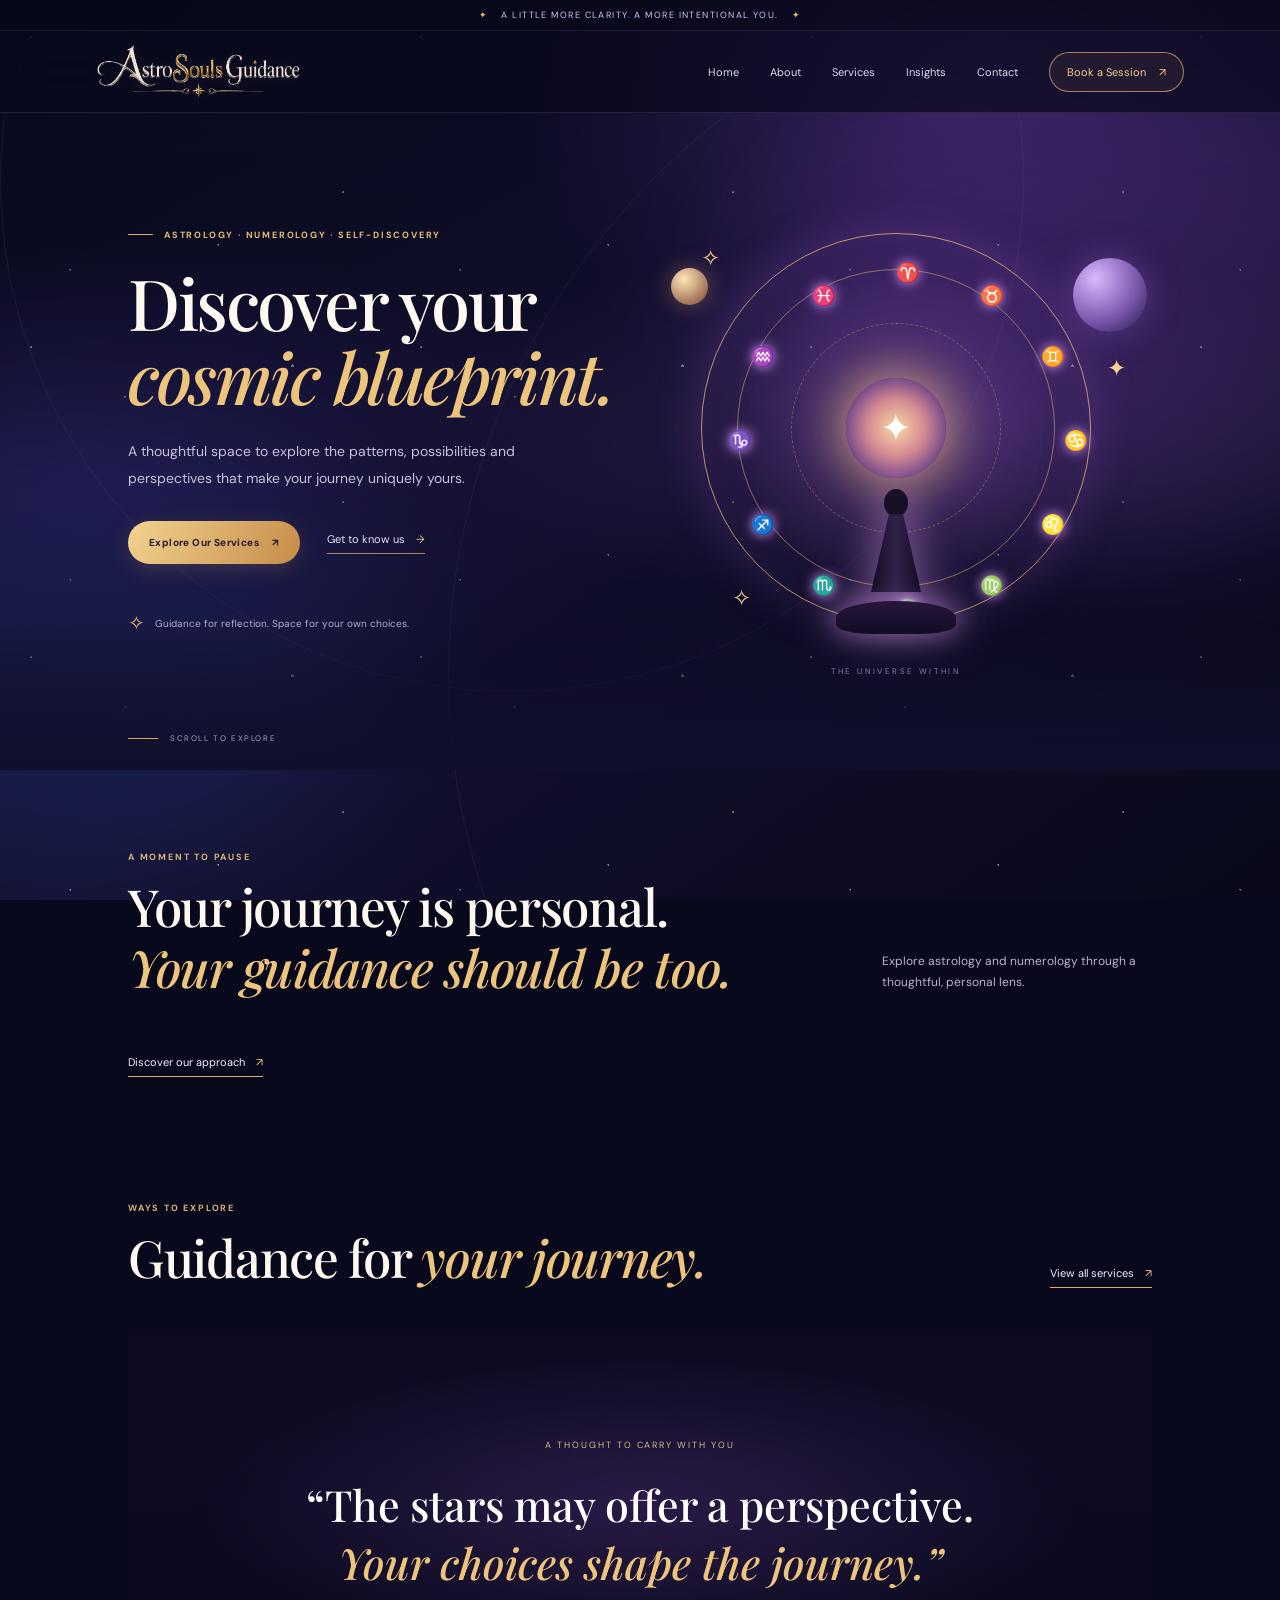
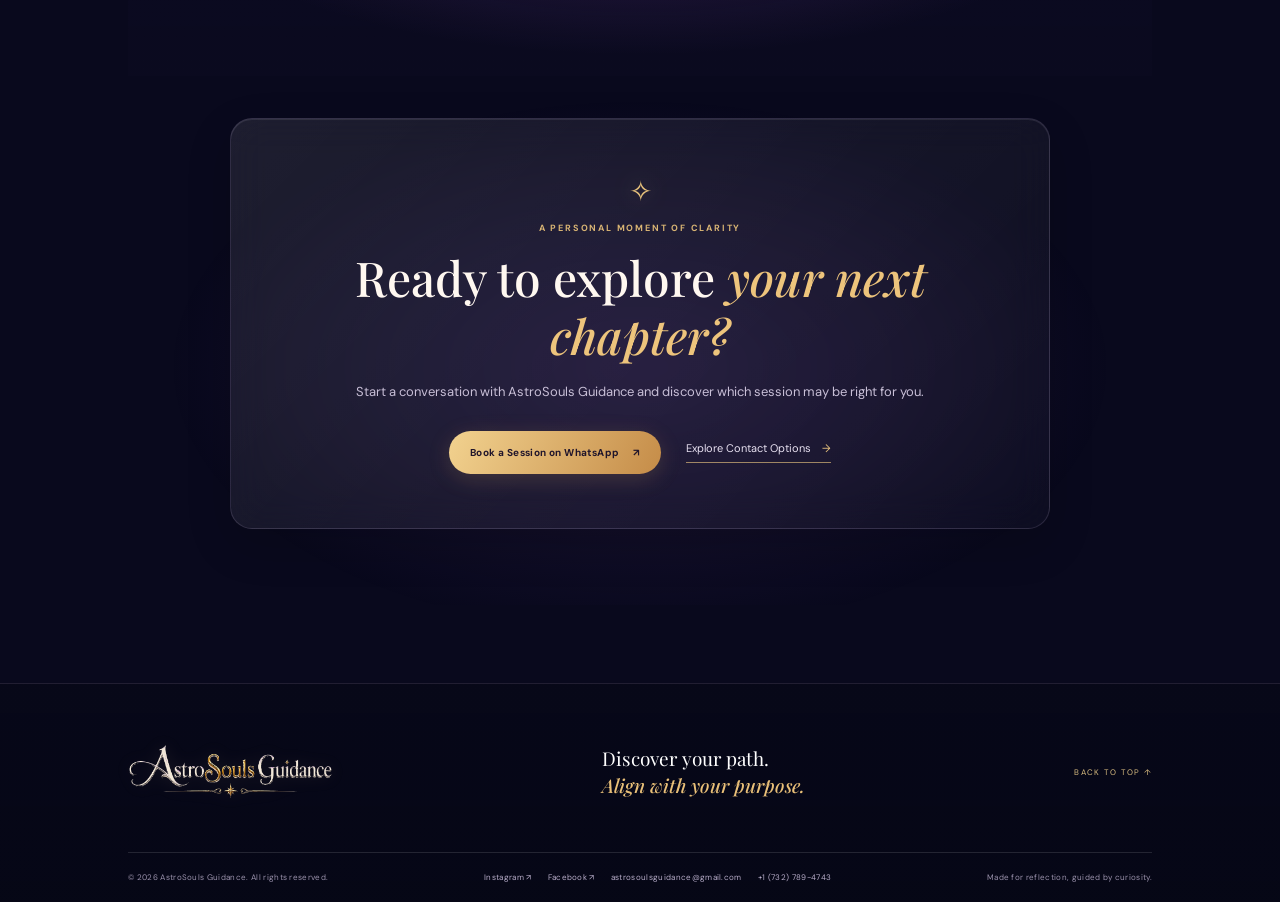
<file: index.html>
<!DOCTYPE html>
<html lang="en">

<head>
  <meta charset="UTF-8">
  <meta name="viewport" content="width=device-width, initial-scale=1.0">
  <meta name="theme-color" content="#09091d">
  <meta name="description" content="Explore astrology and numerology with AstroSouls Guidance.">
  <title>Discover Your Cosmic Blueprint | AstroSouls Guidance</title>
  <link rel="preconnect" href="https://fonts.googleapis.com">
  <link rel="preconnect" href="https://fonts.gstatic.com" crossorigin>
  <link
    href="https://fonts.googleapis.com/css2?family=DM+Sans:wght@400;500;600;700&family=Playfair+Display:ital,wght@0,500;0,600;0,700;1,500;1,600&display=swap"
    rel="stylesheet">
  <link rel="stylesheet" href="styles.css">
</head>

<body>
  <div class="cosmos-bg" aria-hidden="true">
    <div class="nebula nebula-one"></div>
    <div class="nebula nebula-two"></div>
    <div class="star-layer"></div>
    <div class="bg-orbit bg-orbit-one"></div>
    <div class="bg-orbit bg-orbit-two"></div>
    <div class="ambient-particles"><i></i><i></i><i></i><i></i><i></i><i></i><i></i><i></i><i></i><i></i><i></i><i></i>
    </div>
  </div>
  <div class="announcement"><span>✦</span> A little more clarity. A more intentional you. <span>✦</span></div>
  <header class="site-header" id="top"><a class="brand" href="index.html" aria-label="AstroSouls Guidance home"><img
        src="assets/astrosouls-logo-header.png" alt="AstroSouls Guidance logo"></a><button class="menu-toggle"
      aria-label="Open navigation" aria-expanded="false"><span></span><span></span></button>
    <nav class="main-nav" aria-label="Main navigation"><a href="index.html" class="active">Home</a><a href="about.html"
        class="">About</a><a href="services.html" class="">Services</a><a href="insights.html" class="">Insights</a><a
        href="contact.html" class="">Contact</a><a class="nav-cta" href="contact.html#contact">Book a Session
        <span>↗</span></a></nav>
  </header>
  <main>
    <section class="hero" id="home">
      <div class="hero-copy reveal">
        <p class="eyebrow"><span></span> ASTROLOGY · NUMEROLOGY · SELF-DISCOVERY</p>
        <h1>Discover your<br><em>cosmic blueprint.</em></h1>
        <p class="hero-description">A thoughtful space to explore the patterns, possibilities and perspectives that make
          your journey uniquely yours.</p>
        <div class="hero-actions"><a class="button button-gold" href="#services">Explore Our Services <b>↗</b></a><a
            class="text-link" href="#about">Get to know us <span>→</span></a></div>
        <div class="hero-note"><span>✧</span> Guidance for reflection. Space for your own choices.</div>
      </div>
      <div class="hero-visual reveal" aria-label="Decorative celestial zodiac illustration">
        <div class="hero-halo"></div>
        <div class="hero-planet planet-large"></div>
        <div class="hero-planet planet-small"></div>
        <div class="zodiac-wheel">
          <div class="wheel-inner">
            <span>♈</span><span>♉</span><span>♊</span><span>♋</span><span>♌</span><span>♍</span><span>♎</span><span>♏</span><span>♐</span><span>♑</span><span>♒</span><span>♓</span>
          </div>
          <div class="wheel-core">✦</div>
        </div>
        <div class="meditating-silhouette">
          <div class="figure-head"></div>
          <div class="figure-body"></div>
          <div class="figure-base"></div>
        </div>
        <span class="visual-star visual-star-one">✧</span><span class="visual-star visual-star-two">✦</span><span
          class="visual-star visual-star-three">✧</span>
        <div class="visual-caption">THE UNIVERSE WITHIN</div>
      </div>
      <a class="scroll-cue" href="#about"><span></span> SCROLL TO EXPLORE</a>
    </section>
    <section class="home-welcome section-wrap">
      <div class="section-heading reveal">
        <div>
          <p class="section-kicker">A MOMENT TO PAUSE</p>
          <h2>Your journey is personal.<br><em>Your guidance should be too.</em></h2>
        </div>
        <p>Explore astrology and numerology through a thoughtful, personal lens.</p>
      </div><a class="underlined-link" href="about.html">Discover our approach <span>↗</span></a>
    </section>
    <section class="home-services section-wrap">
      <div class="section-heading reveal">
        <div>
          <p class="section-kicker">WAYS TO EXPLORE</p>
          <h2>Guidance for <em>your journey.</em></h2>
        </div><a class="underlined-link" href="services.html">View all services <span>↗</span></a>
      </div>
      <!-- <div class="home-service-links"><a class="glass-panel" href="services.html"><span>☼</span><strong>Birth Chart
            Reading</strong><i>↗</i></a><a class="glass-panel" href="services.html"><span>✧</span><strong>Numerology
            Insights</strong><i>↗</i></a><a class="glass-panel" href="services.html"><span>☾</span><strong>Personal
            Guidance</strong><i>↗</i></a></div>
    </section> -->
    <section class="quote-band home-quote">
      <p class="quote-label">A THOUGHT TO CARRY WITH YOU</p>
      <h2>“The stars may offer a perspective.<br><em>Your choices shape the journey.”</em></h2>
    </section>
    <section class="booking-cta section-wrap" id="book-session">
      <div class="booking-cta-inner glass-panel reveal">
        <div class="booking-ornament" aria-hidden="true">✧</div>
        <p class="section-kicker">A PERSONAL MOMENT OF CLARITY</p>
        <h2>Ready to explore <em>your next chapter?</em></h2>
        <p>Start a conversation with AstroSouls Guidance and discover which session may be right for you.</p>
        <div class="booking-actions">
          <a class="button button-gold"
            href="https://wa.me/17327894743?text=Hello%20AstroSouls%20Guidance%2C%20I%27d%20like%20to%20book%20a%20session."
            target="_blank" rel="noopener noreferrer">Book a Session on WhatsApp <b>↗</b></a>
          <a class="text-link" href="contact.html#contact">Explore Contact Options <span>→</span></a>
        </div>
      </div>
    </section>
  </main>
  <footer class="site-footer">
    <div class="footer-top"><a class="footer-brand" href="index.html"><img src="assets/astrosouls-logo-header.png"
          alt="AstroSouls Guidance"></a>
      <p>Discover your path.<br><em>Align with your purpose.</em></p><a class="back-top" href="#top">BACK TO TOP ↑</a>
    </div>
    <div class="footer-bottom"><span>© <span id="year"></span> AstroSouls Guidance. All rights reserved.</span>
      <div class="footer-socials"><a href="https://www.instagram.com/astrosoulsguidance/" target="_blank"
          rel="noopener noreferrer">Instagram ↗</a><a
          href="https://www.facebook.com/p/AstroSouls-Guidance-61570780328437/" target="_blank"
          rel="noopener noreferrer">Facebook ↗</a><a
          href="mailto:astrosoulsguidance@gmail.com">astrosoulsguidance@gmail.com</a><a href="tel:+17327894743">+1 (732)
          789-4743</a></div><span>Made for reflection, guided by curiosity.</span>
    </div>
  </footer>
  <script src="script.js"></script>
</body>

</html>
</file>
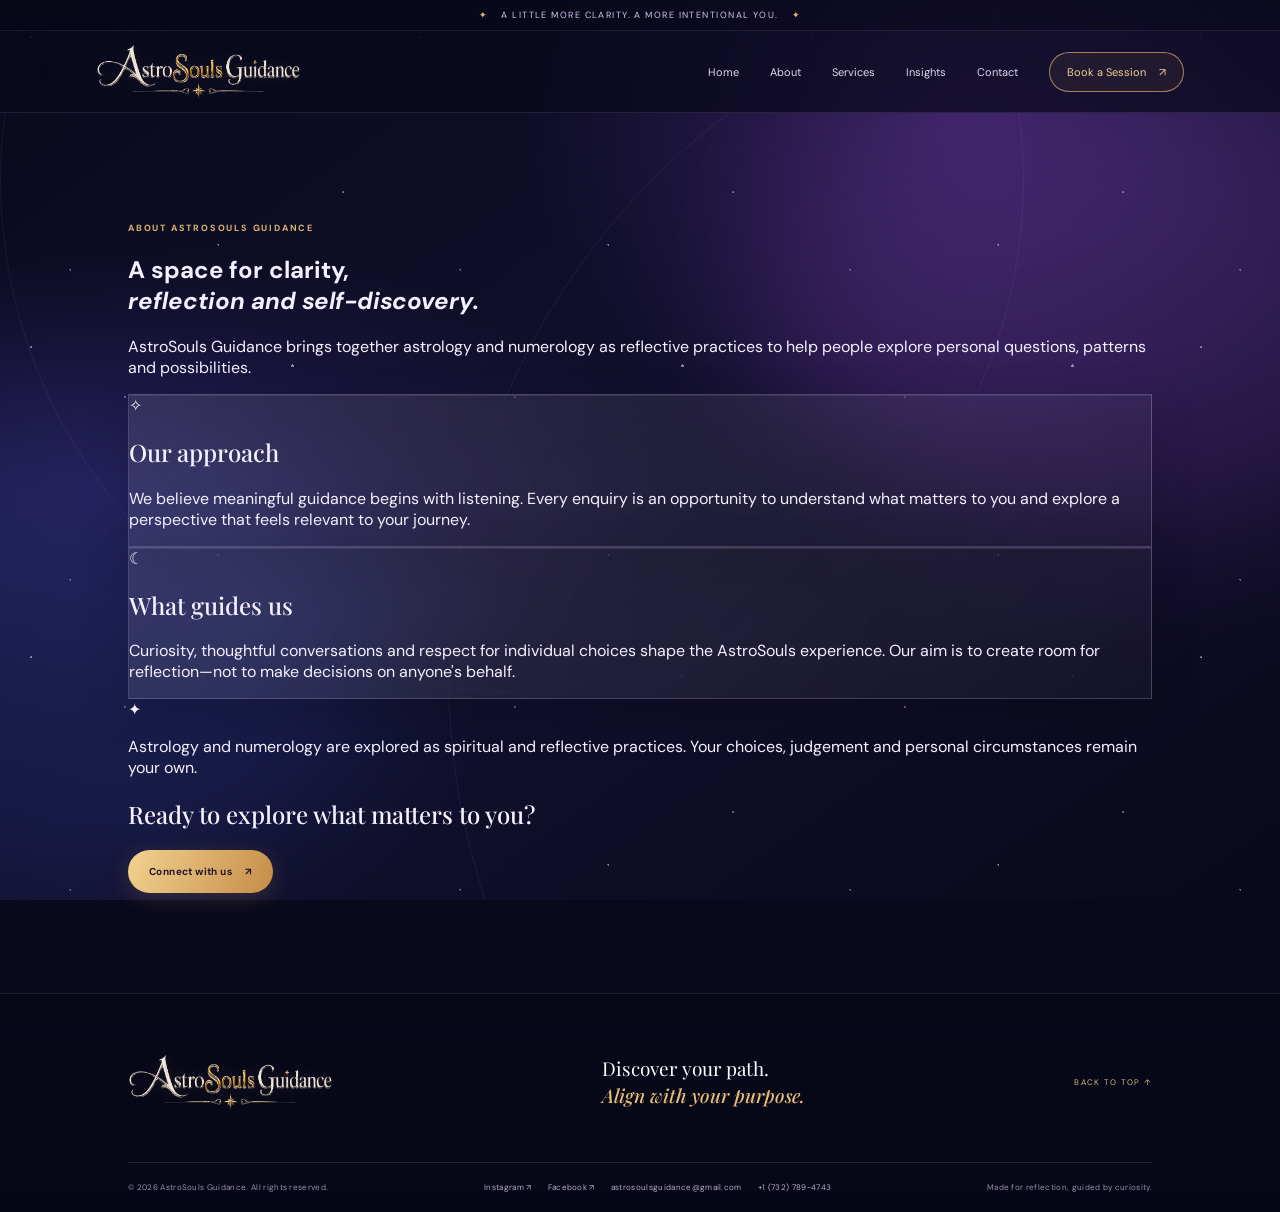
<file: about.html>
<!DOCTYPE html><html lang="en"><head><meta charset="UTF-8"><meta name="viewport" content="width=device-width, initial-scale=1.0"><meta name="theme-color" content="#09091d"><meta name="description" content="Learn about the thoughtful approach of AstroSouls Guidance."><title>About AstroSouls Guidance | AstroSouls Guidance</title><link rel="preconnect" href="https://fonts.googleapis.com"><link rel="preconnect" href="https://fonts.gstatic.com" crossorigin><link href="https://fonts.googleapis.com/css2?family=DM+Sans:wght@400;500;600;700&family=Playfair+Display:ital,wght@0,500;0,600;0,700;1,500;1,600&display=swap" rel="stylesheet"><link rel="stylesheet" href="styles.css"></head><body>
<div class="cosmos-bg" aria-hidden="true"><div class="nebula nebula-one"></div><div class="nebula nebula-two"></div><div class="star-layer"></div><div class="bg-orbit bg-orbit-one"></div><div class="bg-orbit bg-orbit-two"></div><div class="ambient-particles"><i></i><i></i><i></i><i></i><i></i><i></i><i></i><i></i><i></i><i></i><i></i><i></i></div></div>
<div class="announcement"><span>✦</span> A little more clarity. A more intentional you. <span>✦</span></div>
<header class="site-header" id="top"><a class="brand" href="index.html" aria-label="AstroSouls Guidance home"><img src="assets/astrosouls-logo-header.png" alt="AstroSouls Guidance logo"></a><button class="menu-toggle" aria-label="Open navigation" aria-expanded="false"><span></span><span></span></button><nav class="main-nav" aria-label="Main navigation"><a href="index.html" class="">Home</a><a href="about.html" class="active">About</a><a href="services.html" class="">Services</a><a href="insights.html" class="">Insights</a><a href="contact.html" class="">Contact</a><a class="nav-cta" href="contact.html#contact">Book a Session <span>↗</span></a></nav></header>
<main><section class="about-page section-wrap">
<div class="about-intro reveal"><p class="section-kicker">ABOUT ASTROSOULS GUIDANCE</p><h1>A space for clarity,<br><em>reflection and self-discovery.</em></h1><p class="about-lead">AstroSouls Guidance brings together astrology and numerology as reflective practices to help people explore personal questions, patterns and possibilities.</p></div>
<div class="about-content-grid"><article class="about-glass-card glass-panel reveal"><span class="about-card-symbol">✧</span><h2>Our approach</h2><p>We believe meaningful guidance begins with listening. Every enquiry is an opportunity to understand what matters to you and explore a perspective that feels relevant to your journey.</p></article><article class="about-glass-card glass-panel reveal"><span class="about-card-symbol">☾</span><h2>What guides us</h2><p>Curiosity, thoughtful conversations and respect for individual choices shape the AstroSouls experience. Our aim is to create room for reflection—not to make decisions on anyone's behalf.</p></article></div>
<div class="about-note reveal"><span>✦</span><p>Astrology and numerology are explored as spiritual and reflective practices. Your choices, judgement and personal circumstances remain your own.</p></div>
<div class="about-cta reveal"><h2>Ready to explore what matters to you?</h2><a class="button button-gold" href="contact.html">Connect with us <b>↗</b></a></div></section></main>
<footer class="site-footer"><div class="footer-top"><a class="footer-brand" href="index.html"><img src="assets/astrosouls-logo-header.png" alt="AstroSouls Guidance"></a><p>Discover your path.<br><em>Align with your purpose.</em></p><a class="back-top" href="#top">BACK TO TOP ↑</a></div><div class="footer-bottom"><span>© <span id="year"></span> AstroSouls Guidance. All rights reserved.</span><div class="footer-socials"><a href="https://www.instagram.com/astrosoulsguidance/" target="_blank" rel="noopener noreferrer">Instagram ↗</a><a href="https://www.facebook.com/p/AstroSouls-Guidance-61570780328437/" target="_blank" rel="noopener noreferrer">Facebook ↗</a><a href="mailto:astrosoulsguidance@gmail.com">astrosoulsguidance@gmail.com</a><a href="tel:+17327894743">+1 (732) 789-4743</a></div><span>Made for reflection, guided by curiosity.</span></div></footer><script src="script.js"></script></body></html>
</file>
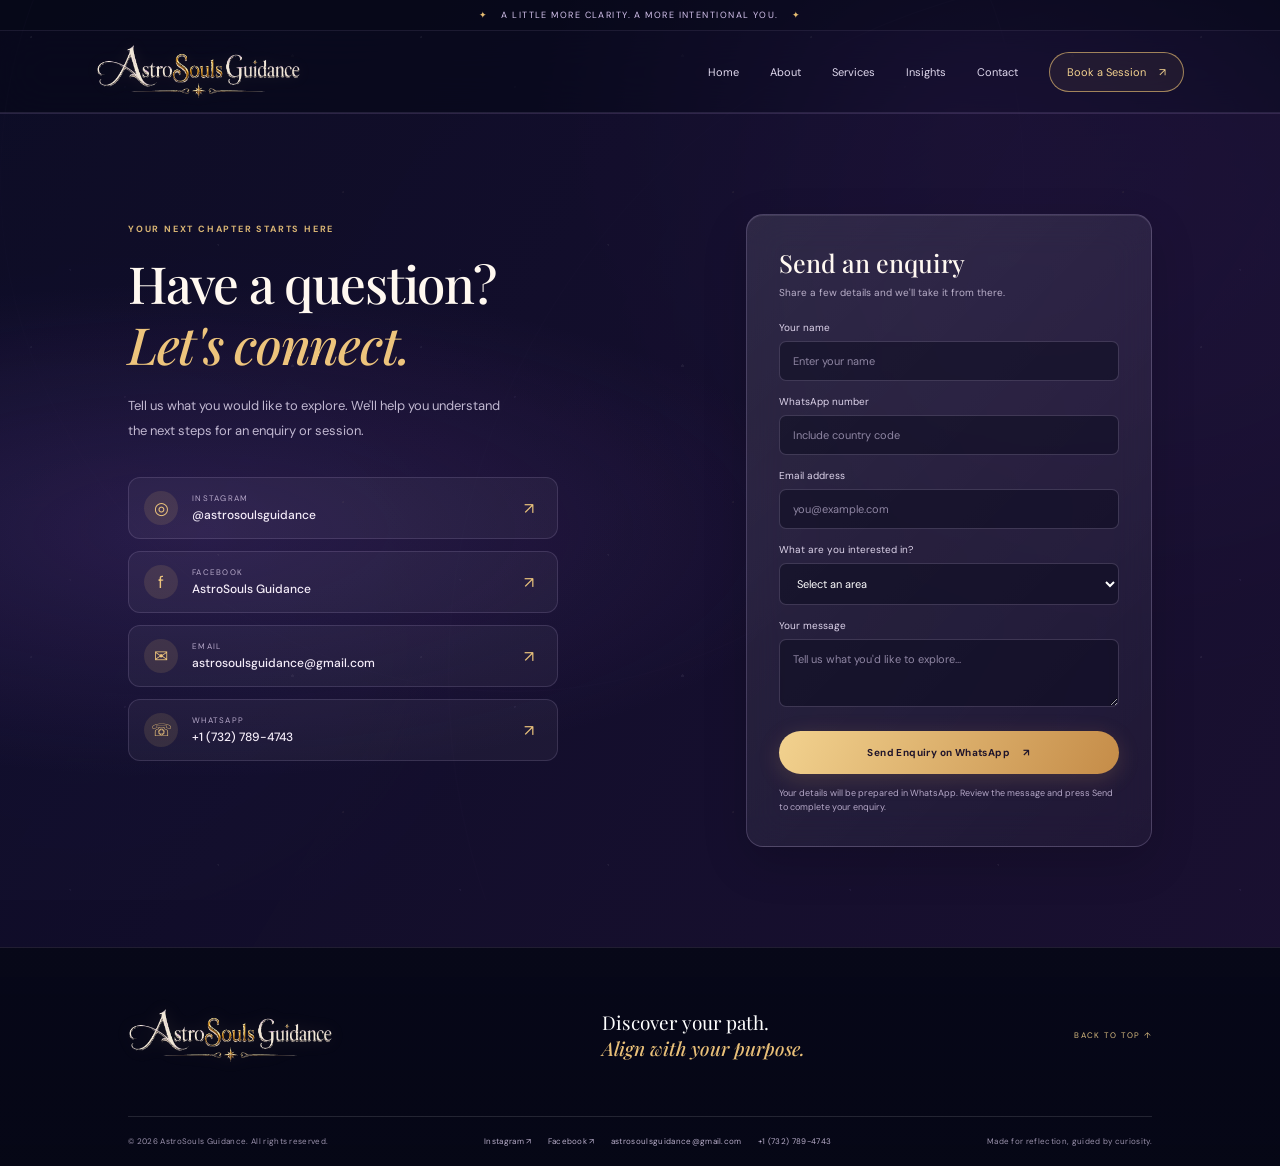
<file: contact.html>
<!DOCTYPE html><html lang="en"><head><meta charset="UTF-8"><meta name="viewport" content="width=device-width, initial-scale=1.0"><meta name="theme-color" content="#09091d"><meta name="description" content="Contact AstroSouls Guidance or send an enquiry through WhatsApp."><title>Contact AstroSouls Guidance | AstroSouls Guidance</title><link rel="preconnect" href="https://fonts.googleapis.com"><link rel="preconnect" href="https://fonts.gstatic.com" crossorigin><link href="https://fonts.googleapis.com/css2?family=DM+Sans:wght@400;500;600;700&family=Playfair+Display:ital,wght@0,500;0,600;0,700;1,500;1,600&display=swap" rel="stylesheet"><link rel="stylesheet" href="styles.css"></head><body>
<div class="cosmos-bg" aria-hidden="true"><div class="nebula nebula-one"></div><div class="nebula nebula-two"></div><div class="star-layer"></div><div class="bg-orbit bg-orbit-one"></div><div class="bg-orbit bg-orbit-two"></div><div class="ambient-particles"><i></i><i></i><i></i><i></i><i></i><i></i><i></i><i></i><i></i><i></i><i></i><i></i></div></div>
<div class="announcement"><span>✦</span> A little more clarity. A more intentional you. <span>✦</span></div>
<header class="site-header" id="top"><a class="brand" href="index.html" aria-label="AstroSouls Guidance home"><img src="assets/astrosouls-logo-header.png" alt="AstroSouls Guidance logo"></a><button class="menu-toggle" aria-label="Open navigation" aria-expanded="false"><span></span><span></span></button><nav class="main-nav" aria-label="Main navigation"><a href="index.html" class="">Home</a><a href="about.html" class="">About</a><a href="services.html" class="">Services</a><a href="insights.html" class="">Insights</a><a href="contact.html" class="active">Contact</a><a class="nav-cta" href="contact.html#contact">Book a Session <span>↗</span></a></nav></header>
<main><section class="contact section-wrap" id="contact">
      <div class="contact-copy reveal"><p class="section-kicker">YOUR NEXT CHAPTER STARTS HERE</p><h2>Have a question?<br><em>Let's connect.</em></h2><p>Tell us what you would like to explore. We'll help you understand the next steps for an enquiry or session.</p><div class="contact-links">
        <a class="contact-link" href="https://www.instagram.com/astrosoulsguidance/" target="_blank" rel="noopener noreferrer"><span>◎</span><span><small>INSTAGRAM</small><strong>@astrosoulsguidance</strong></span><b>↗</b></a>
        <a class="contact-link" href="https://www.facebook.com/p/AstroSouls-Guidance-61570780328437/" target="_blank" rel="noopener noreferrer"><span>f</span><span><small>FACEBOOK</small><strong>AstroSouls Guidance</strong></span><b>↗</b></a>
        <a class="contact-link" href="mailto:astrosoulsguidance@gmail.com"><span>✉</span><span><small>EMAIL</small><strong>astrosoulsguidance@gmail.com</strong></span><b>↗</b></a>
        <a class="contact-link" href="https://wa.me/17327894743" target="_blank" rel="noopener noreferrer"><span>☏</span><span><small>WHATSAPP</small><strong>+1 (732) 789-4743</strong></span><b>↗</b></a>
      </div></div>
      <form class="contact-form glass-panel reveal" id="enquiry-form"><h3>Send an enquiry</h3><p>Share a few details and we'll take it from there.</p><label for="name">Your name</label><input id="name" name="name" type="text" placeholder="Enter your name" required><label for="phone">WhatsApp number</label><input id="phone" name="phone" type="tel" inputmode="tel" placeholder="Include country code" required><label for="email">Email address</label><input id="email" name="email" type="email" placeholder="you@example.com" required><label for="interest">What are you interested in?</label><select id="interest" name="interest" required><option value="">Select an area</option><option>Birth Chart Reading</option><option>Numerology Insights</option><option>Personal Guidance</option><option>I'm not sure yet</option></select><label for="message">Your message</label><textarea id="message" name="message" rows="3" placeholder="Tell us what you'd like to explore..."></textarea><button class="button button-gold" type="submit">Send Enquiry on WhatsApp <b>↗</b></button><p class="form-note" id="form-note">Your details will be prepared in WhatsApp. Review the message and press Send to complete your enquiry.</p></form>
    </section></main>
<footer class="site-footer"><div class="footer-top"><a class="footer-brand" href="index.html"><img src="assets/astrosouls-logo-header.png" alt="AstroSouls Guidance"></a><p>Discover your path.<br><em>Align with your purpose.</em></p><a class="back-top" href="#top">BACK TO TOP ↑</a></div><div class="footer-bottom"><span>© <span id="year"></span> AstroSouls Guidance. All rights reserved.</span><div class="footer-socials"><a href="https://www.instagram.com/astrosoulsguidance/" target="_blank" rel="noopener noreferrer">Instagram ↗</a><a href="https://www.facebook.com/p/AstroSouls-Guidance-61570780328437/" target="_blank" rel="noopener noreferrer">Facebook ↗</a><a href="mailto:astrosoulsguidance@gmail.com">astrosoulsguidance@gmail.com</a><a href="tel:+17327894743">+1 (732) 789-4743</a></div><span>Made for reflection, guided by curiosity.</span></div></footer><script src="script.js"></script></body></html>
</file>
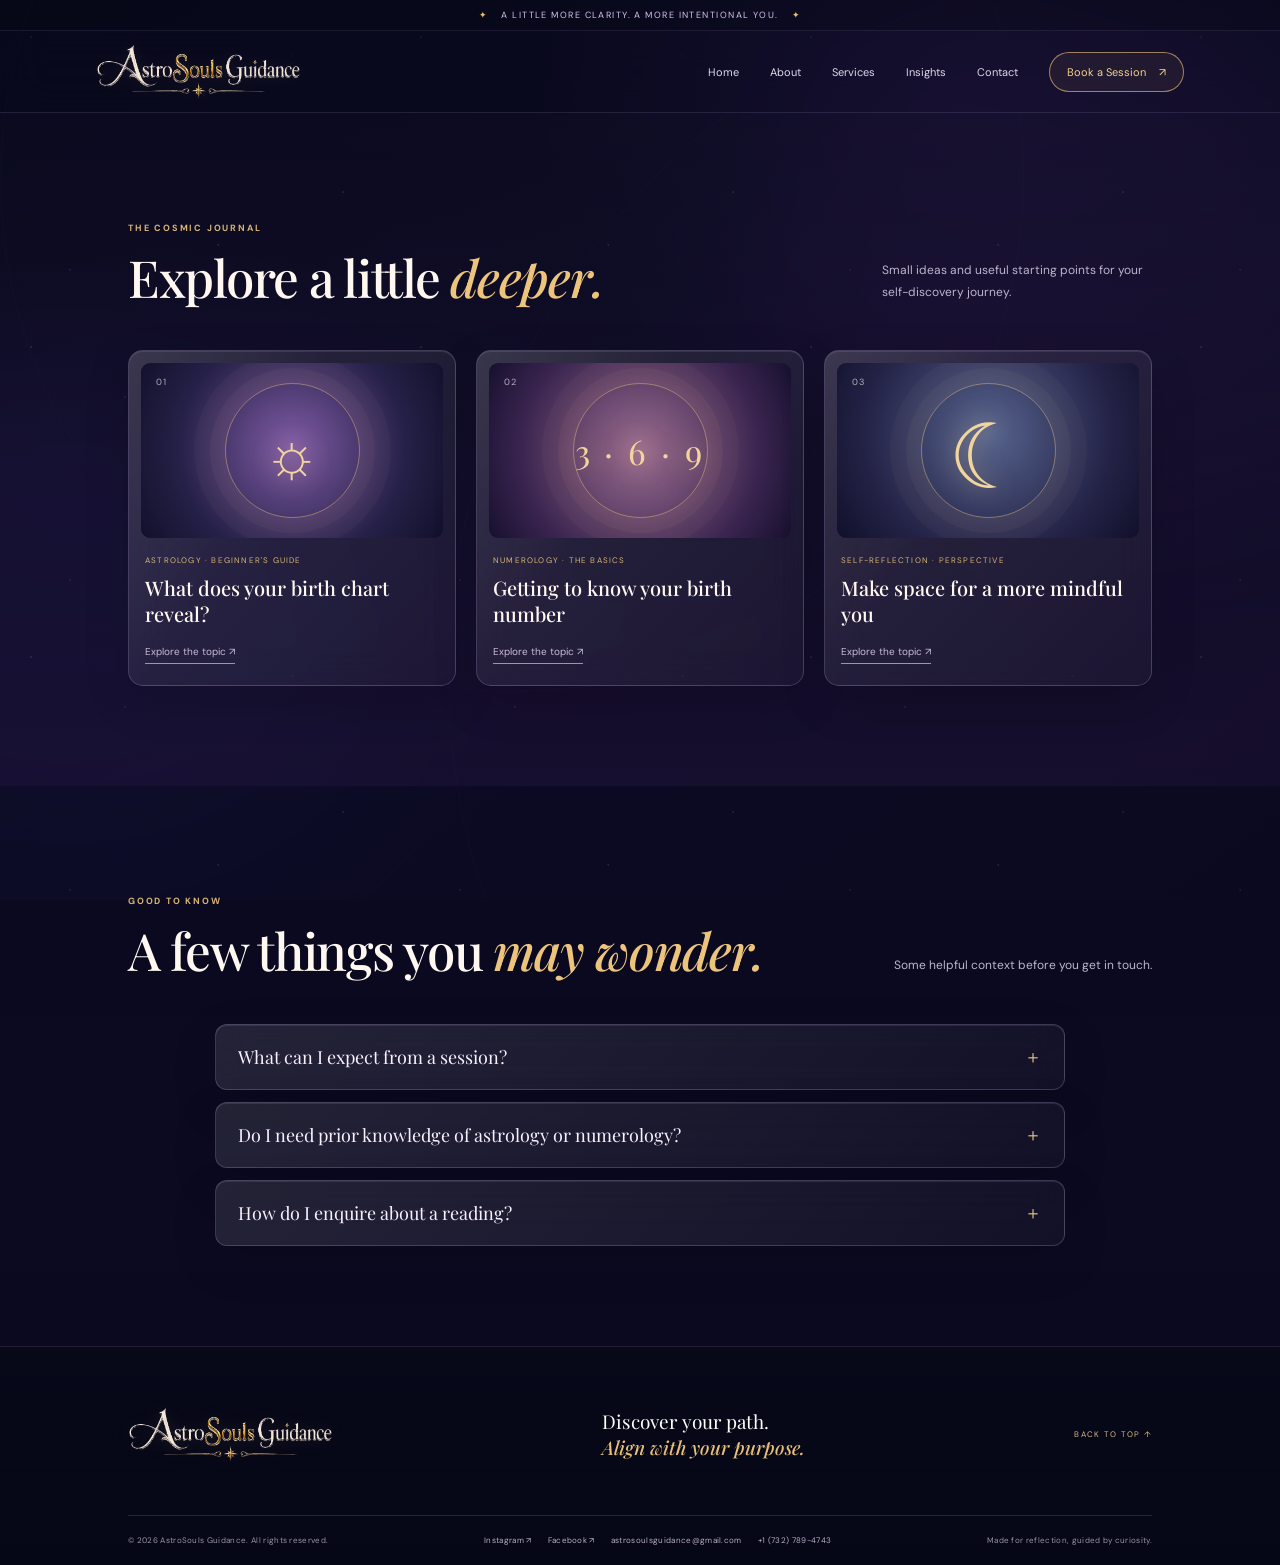
<file: insights.html>
<!DOCTYPE html><html lang="en"><head><meta charset="UTF-8"><meta name="viewport" content="width=device-width, initial-scale=1.0"><meta name="theme-color" content="#09091d"><meta name="description" content="Explore astrology, numerology and helpful answers."><title>Cosmic Journal and FAQs | AstroSouls Guidance</title><link rel="preconnect" href="https://fonts.googleapis.com"><link rel="preconnect" href="https://fonts.gstatic.com" crossorigin><link href="https://fonts.googleapis.com/css2?family=DM+Sans:wght@400;500;600;700&family=Playfair+Display:ital,wght@0,500;0,600;0,700;1,500;1,600&display=swap" rel="stylesheet"><link rel="stylesheet" href="styles.css"></head><body>
<div class="cosmos-bg" aria-hidden="true"><div class="nebula nebula-one"></div><div class="nebula nebula-two"></div><div class="star-layer"></div><div class="bg-orbit bg-orbit-one"></div><div class="bg-orbit bg-orbit-two"></div><div class="ambient-particles"><i></i><i></i><i></i><i></i><i></i><i></i><i></i><i></i><i></i><i></i><i></i><i></i></div></div>
<div class="announcement"><span>✦</span> A little more clarity. A more intentional you. <span>✦</span></div>
<header class="site-header" id="top"><a class="brand" href="index.html" aria-label="AstroSouls Guidance home"><img src="assets/astrosouls-logo-header.png" alt="AstroSouls Guidance logo"></a><button class="menu-toggle" aria-label="Open navigation" aria-expanded="false"><span></span><span></span></button><nav class="main-nav" aria-label="Main navigation"><a href="index.html" class="">Home</a><a href="about.html" class="">About</a><a href="services.html" class="">Services</a><a href="insights.html" class="active">Insights</a><a href="contact.html" class="">Contact</a><a class="nav-cta" href="contact.html#contact">Book a Session <span>↗</span></a></nav></header>
<main><section class="explore section-wrap" id="insights">
      <div class="section-heading reveal"><div><p class="section-kicker">THE COSMIC JOURNAL</p><h2>Explore a little <em>deeper.</em></h2></div><p>Small ideas and useful starting points for your self-discovery journey.</p></div>
      <div class="insight-grid">
        <a class="insight-card glass-panel reveal" href="#contact"><div class="insight-art art-birth"><span>01</span><i>☼</i><b></b></div><div class="insight-meta">ASTROLOGY · BEGINNER'S GUIDE</div><h3>What does your birth chart reveal?</h3><span class="read-link">Explore the topic ↗</span></a>
        <a class="insight-card glass-panel reveal" href="#contact"><div class="insight-art art-number"><span>02</span><i>3 · 6 · 9</i><b></b></div><div class="insight-meta">NUMEROLOGY · THE BASICS</div><h3>Getting to know your birth number</h3><span class="read-link">Explore the topic ↗</span></a>
        <a class="insight-card glass-panel reveal" href="#contact"><div class="insight-art art-moon"><span>03</span><i>☾</i><b></b></div><div class="insight-meta">SELF-REFLECTION · PERSPECTIVE</div><h3>Make space for a more mindful you</h3><span class="read-link">Explore the topic ↗</span></a>
      </div>
    </section><section class="faq-section section-wrap" id="faq">
      <div class="section-heading reveal"><div><p class="section-kicker">GOOD TO KNOW</p><h2>A few things you <em>may wonder.</em></h2></div><p>Some helpful context before you get in touch.</p></div>
      <div class="faq-list reveal">
        <details class="faq-item glass-panel"><summary>What can I expect from a session?<span>＋</span></summary><p>A session is intended as a space to explore your questions through astrology or numerology and reflect on possible perspectives. Share your area of interest through the enquiry form to discuss the next steps.</p></details>
        <details class="faq-item glass-panel"><summary>Do I need prior knowledge of astrology or numerology?<span>＋</span></summary><p>No prior knowledge is needed to make an enquiry. You can tell us what you are curious about, and we can help you identify a suitable starting point.</p></details>
        <details class="faq-item glass-panel"><summary>How do I enquire about a reading?<span>＋</span></summary><p>Use the enquiry form below, select the service you are interested in and share your message. The contact form needs a business email or form service connected before it can receive submissions.</p></details>
      </div>
    </section></main>
<footer class="site-footer"><div class="footer-top"><a class="footer-brand" href="index.html"><img src="assets/astrosouls-logo-header.png" alt="AstroSouls Guidance"></a><p>Discover your path.<br><em>Align with your purpose.</em></p><a class="back-top" href="#top">BACK TO TOP ↑</a></div><div class="footer-bottom"><span>© <span id="year"></span> AstroSouls Guidance. All rights reserved.</span><div class="footer-socials"><a href="https://www.instagram.com/astrosoulsguidance/" target="_blank" rel="noopener noreferrer">Instagram ↗</a><a href="https://www.facebook.com/p/AstroSouls-Guidance-61570780328437/" target="_blank" rel="noopener noreferrer">Facebook ↗</a><a href="mailto:astrosoulsguidance@gmail.com">astrosoulsguidance@gmail.com</a><a href="tel:+17327894743">+1 (732) 789-4743</a></div><span>Made for reflection, guided by curiosity.</span></div></footer><script src="script.js"></script></body></html>
</file>
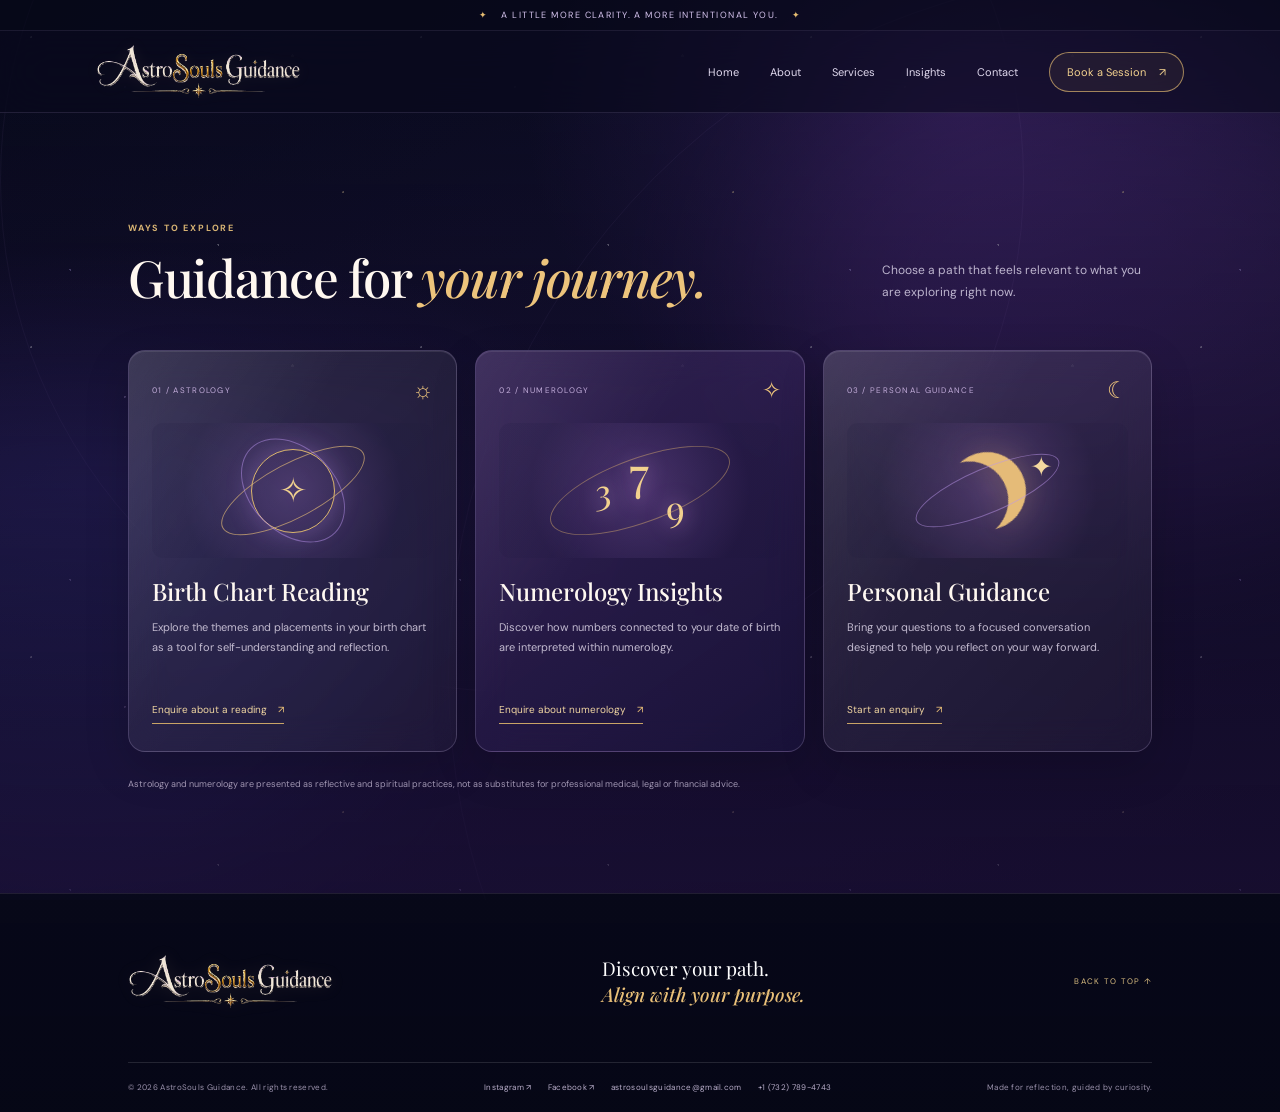
<file: services.html>
<!DOCTYPE html><html lang="en"><head><meta charset="UTF-8"><meta name="viewport" content="width=device-width, initial-scale=1.0"><meta name="theme-color" content="#09091d"><meta name="description" content="Explore birth chart reading, numerology insights and personal guidance."><title>Astrology and Numerology Services | AstroSouls Guidance</title><link rel="preconnect" href="https://fonts.googleapis.com"><link rel="preconnect" href="https://fonts.gstatic.com" crossorigin><link href="https://fonts.googleapis.com/css2?family=DM+Sans:wght@400;500;600;700&family=Playfair+Display:ital,wght@0,500;0,600;0,700;1,500;1,600&display=swap" rel="stylesheet"><link rel="stylesheet" href="styles.css"></head><body>
<div class="cosmos-bg" aria-hidden="true"><div class="nebula nebula-one"></div><div class="nebula nebula-two"></div><div class="star-layer"></div><div class="bg-orbit bg-orbit-one"></div><div class="bg-orbit bg-orbit-two"></div><div class="ambient-particles"><i></i><i></i><i></i><i></i><i></i><i></i><i></i><i></i><i></i><i></i><i></i><i></i></div></div>
<div class="announcement"><span>✦</span> A little more clarity. A more intentional you. <span>✦</span></div>
<header class="site-header" id="top"><a class="brand" href="index.html" aria-label="AstroSouls Guidance home"><img src="assets/astrosouls-logo-header.png" alt="AstroSouls Guidance logo"></a><button class="menu-toggle" aria-label="Open navigation" aria-expanded="false"><span></span><span></span></button><nav class="main-nav" aria-label="Main navigation"><a href="index.html" class="">Home</a><a href="about.html" class="">About</a><a href="services.html" class="active">Services</a><a href="insights.html" class="">Insights</a><a href="contact.html" class="">Contact</a><a class="nav-cta" href="contact.html#contact">Book a Session <span>↗</span></a></nav></header>
<main><section class="services section-wrap" id="services">
      <div class="section-heading reveal"><div><p class="section-kicker">WAYS TO EXPLORE</p><h2>Guidance for <em>your journey.</em></h2></div><p>Choose a path that feels relevant to what you are exploring right now.</p></div>
      <div class="service-grid">
        <article class="service-card glass-panel reveal"><div class="service-top"><span class="service-number">01 / ASTROLOGY</span><span class="service-symbol">☼</span></div><div class="service-art astrology-art"><div class="mini-wheel">✧</div><span class="orbit orbit-a"></span><span class="orbit orbit-b"></span></div><h3>Birth Chart Reading</h3><p>Explore the themes and placements in your birth chart as a tool for self-understanding and reflection.</p><a href="#contact" class="card-link">Enquire about a reading <span>↗</span></a></article>
        <article class="service-card glass-panel service-featured reveal"><div class="service-top"><span class="service-number">02 / NUMEROLOGY</span><span class="service-symbol">✧</span></div><div class="service-art number-art"><span>3</span><span>7</span><span>9</span><i></i></div><h3>Numerology Insights</h3><p>Discover how numbers connected to your date of birth are interpreted within numerology.</p><a href="#contact" class="card-link">Enquire about numerology <span>↗</span></a></article>
        <article class="service-card glass-panel reveal"><div class="service-top"><span class="service-number">03 / PERSONAL GUIDANCE</span><span class="service-symbol">☾</span></div><div class="service-art moon-art"><div class="crescent"></div><span>✦</span><i></i></div><h3>Personal Guidance</h3><p>Bring your questions to a focused conversation designed to help you reflect on your way forward.</p><a href="#contact" class="card-link">Start an enquiry <span>↗</span></a></article>
      </div>
      <p class="disclaimer">Astrology and numerology are presented as reflective and spiritual practices, not as substitutes for professional medical, legal or financial advice.</p>
    </section></main>
<footer class="site-footer"><div class="footer-top"><a class="footer-brand" href="index.html"><img src="assets/astrosouls-logo-header.png" alt="AstroSouls Guidance"></a><p>Discover your path.<br><em>Align with your purpose.</em></p><a class="back-top" href="#top">BACK TO TOP ↑</a></div><div class="footer-bottom"><span>© <span id="year"></span> AstroSouls Guidance. All rights reserved.</span><div class="footer-socials"><a href="https://www.instagram.com/astrosoulsguidance/" target="_blank" rel="noopener noreferrer">Instagram ↗</a><a href="https://www.facebook.com/p/AstroSouls-Guidance-61570780328437/" target="_blank" rel="noopener noreferrer">Facebook ↗</a><a href="mailto:astrosoulsguidance@gmail.com">astrosoulsguidance@gmail.com</a><a href="tel:+17327894743">+1 (732) 789-4743</a></div><span>Made for reflection, guided by curiosity.</span></div></footer><script src="script.js"></script></body></html>
</file>
<file: styles.css>
*{box-sizing:border-box}html{scroll-behavior:smooth;scroll-padding-top:100px}body{margin:0;background:#09091d;color:#f5f0ff;font-family:"DM Sans",sans-serif;-webkit-font-smoothing:antialiased;overflow-x:hidden}a{color:inherit;text-decoration:none}button,input,select,textarea{font:inherit}.cosmos-bg{position:fixed;inset:0;z-index:-2;overflow:hidden;background:radial-gradient(ellipse at 75% 12%,#34205c 0,transparent 32%),radial-gradient(ellipse at 8% 54%,#241b50 0,transparent 35%),linear-gradient(145deg,#080a1c,#12102e 52%,#09091b)}.nebula{position:absolute;border-radius:50%;filter:blur(80px);opacity:.3;pointer-events:none}.nebula-one{width:55vw;height:38vw;background:#713ca5;top:5%;right:-15%}.nebula-two{width:50vw;height:35vw;background:#293d91;top:48%;left:-20%}.star-layer{position:absolute;inset:0;background-image:radial-gradient(1px 1px at 8% 12%,#fff 98%,transparent),radial-gradient(1px 1px at 32% 28%,#d6baff 98%,transparent),radial-gradient(1.5px 1.5px at 75% 18%,#fff 98%,transparent),radial-gradient(1px 1px at 88% 62%,#f5d9a0 98%,transparent),radial-gradient(1px 1px at 56% 79%,#fff 98%,transparent),radial-gradient(1px 1px at 18% 87%,#c9b6ff 98%,transparent);background-size:390px 310px;opacity:.48}.bg-orbit{position:absolute;border:1px solid rgba(196,160,255,.08);border-radius:50%;width:80vw;height:80vw;left:40%;top:20%;transform:translate(-50%,-50%)}.bg-orbit-two{width:110vw;height:110vw;left:90%;top:75%}.announcement{height:31px;background:rgba(7,8,24,.8);border-bottom:1px solid rgba(214,185,255,.1);display:flex;align-items:center;justify-content:center;gap:13px;font-size:9px;letter-spacing:.16em;text-transform:uppercase;color:#d6c4ee}.announcement span{color:#e7bd72}.site-header{height:82px;padding:0 7.5%;display:flex;align-items:center;justify-content:space-between;position:sticky;top:0;z-index:20;background:rgba(9,9,29,.72);backdrop-filter:blur(22px);-webkit-backdrop-filter:blur(22px);border-bottom:1px solid rgba(220,197,255,.12)}.brand{width:195px;height:59px;display:block;overflow:hidden;background:#f5f0e6;border-radius:3px}.brand img,.footer-brand img{width:100%;height:100%;object-fit:contain}.main-nav{display:flex;align-items:center;gap:31px;font-size:11px;color:#e0d9ee}.main-nav>a:not(.nav-cta){transition:color .25s}.main-nav>a:hover{color:#f1c779}.nav-cta{padding:12px 17px;border:1px solid rgba(231,189,114,.65);border-radius:30px;color:#f3d28f;background:rgba(226,185,111,.07)}.nav-cta span{margin-left:10px}.menu-toggle{display:none;background:none;border:0}.hero{min-height:650px;position:relative;overflow:hidden;display:grid;grid-template-columns:1fr 1fr;align-items:center;padding:65px 10% 92px;background:radial-gradient(ellipse at 72% 47%,rgba(114,70,164,.27),transparent 38%),linear-gradient(180deg,rgba(9,9,29,.08),rgba(9,9,29,.3))}.hero:after{content:"";position:absolute;inset:auto 0 0;height:150px;background:linear-gradient(transparent,#11102c);pointer-events:none}.hero-copy{position:relative;z-index:3;max-width:570px}.eyebrow,.section-kicker{font-size:9px;letter-spacing:.2em;color:#e6bd78;font-weight:700}.eyebrow{display:flex;align-items:center;gap:11px}.eyebrow span{height:1px;width:25px;background:#d8ad67}.hero h1,h2,h3{font-family:"Playfair Display",serif;font-weight:500}.hero h1{font-size:clamp(46px,5.5vw,76px);line-height:1.06;letter-spacing:-.035em;margin:24px 0;color:#fff9f1}.hero h1 em,h2 em,.quote-band em,.footer-top em{font-weight:500;color:#edc47c}.hero-description{font-size:14px;line-height:1.9;color:#c7c1d6;max-width:460px}.hero-actions{display:flex;align-items:center;gap:27px;margin-top:30px}.button{border:0;display:inline-flex;align-items:center;justify-content:center;padding:15px 21px;font-size:10px;letter-spacing:.04em;cursor:pointer;transition:transform .25s,box-shadow .25s,filter .25s}.button:hover{transform:translateY(-3px);box-shadow:0 12px 30px rgba(221,174,99,.22);filter:brightness(1.08)}.button-gold{background:linear-gradient(115deg,#f2d28f,#c58c48);color:#20152b;border-radius:30px;font-weight:700;box-shadow:0 5px 22px rgba(216,167,91,.19)}.button b{margin-left:13px}.text-link{font-size:11px;border-bottom:1px solid rgba(231,194,126,.65);padding-bottom:7px;color:#e9e2f2}.text-link span{color:#eac47e;margin-left:8px}.hero-note{display:flex;align-items:center;gap:10px;margin-top:46px;color:#b5adc9;font-size:10px}.hero-note span{font-size:20px;color:#e8bd74}.hero-visual{height:500px;position:relative;display:flex;align-items:center;justify-content:center;isolation:isolate}.hero-halo{position:absolute;width:380px;height:380px;border-radius:50%;background:radial-gradient(circle,rgba(255,203,151,.3),rgba(169,99,214,.15) 36%,transparent 70%);filter:blur(13px)}.zodiac-wheel{width:min(390px,80vw);aspect-ratio:1;border:1px solid rgba(244,198,124,.72);border-radius:50%;position:relative;display:grid;place-items:center;box-shadow:0 0 50px rgba(175,112,220,.2),inset 0 0 50px rgba(174,119,221,.12);animation:wheelRotate 100s linear infinite}.zodiac-wheel:before,.zodiac-wheel:after{content:"";position:absolute;border:1px solid rgba(239,194,125,.48);border-radius:50%}.zodiac-wheel:before{inset:9%}.zodiac-wheel:after{inset:23%;border-style:dashed;opacity:.7}.wheel-inner{position:absolute;inset:0;border-radius:50%;animation:wheelRotate 100s linear infinite reverse}.wheel-inner span{position:absolute;left:50%;top:50%;font-size:19px;color:#f0ca86;text-shadow:0 0 12px #d99bff;transform:rotate(calc(var(--i)*30deg)) translateY(-168px) rotate(calc(var(--i)*-30deg))}.wheel-inner span:nth-child(1){--i:0}.wheel-inner span:nth-child(2){--i:1}.wheel-inner span:nth-child(3){--i:2}.wheel-inner span:nth-child(4){--i:3}.wheel-inner span:nth-child(5){--i:4}.wheel-inner span:nth-child(6){--i:5}.wheel-inner span:nth-child(7){--i:6}.wheel-inner span:nth-child(8){--i:7}.wheel-inner span:nth-child(9){--i:8}.wheel-inner span:nth-child(10){--i:9}.wheel-inner span:nth-child(11){--i:10}.wheel-inner span:nth-child(12){--i:11}.wheel-core{width:100px;height:100px;border-radius:50%;display:grid;place-items:center;background:radial-gradient(circle,#f9d8a3,#d58a92 40%,#633c89 78%);box-shadow:0 0 50px rgba(250,188,154,.75);color:#fff;font-size:38px}.hero-planet{position:absolute;border-radius:50%;z-index:-1}.planet-large{width:74px;height:74px;right:1%;top:16%;background:radial-gradient(circle at 30% 28%,#d9b8ff,#7653a8 60%,#1b173c);box-shadow:0 0 35px rgba(162,108,218,.35)}.planet-small{width:37px;height:37px;left:6%;top:18%;background:radial-gradient(circle at 35% 30%,#ffe4b5,#9c6e55 75%);box-shadow:0 0 22px rgba(239,180,116,.35)}.meditating-silhouette{position:absolute;bottom:44px;left:50%;transform:translateX(-50%);width:120px;height:150px;z-index:2;filter:drop-shadow(0 0 20px rgba(245,176,255,.55))}.figure-head{position:absolute;width:24px;height:28px;background:#171027;border-radius:50%;top:5px;left:48px}.figure-body{position:absolute;top:30px;left:35px;width:50px;height:78px;background:linear-gradient(90deg,#100d24,#34204b,#100d24);clip-path:polygon(36% 0,64% 0,100% 100%,0 100%)}.figure-base{position:absolute;bottom:0;left:0;width:120px;height:33px;border-radius:50% 50% 30% 30%;background:linear-gradient(#29163c,#100d24);box-shadow:0 0 24px rgba(204,139,255,.35)}.visual-star{position:absolute;color:#f3d28f;font-size:23px;animation:twinkle 3s ease-in-out infinite}.visual-star-one{top:13%;left:12%}.visual-star-two{top:35%;right:5%;animation-delay:1s}.visual-star-three{bottom:13%;left:18%;animation-delay:1.7s}.visual-caption{position:absolute;bottom:2px;font-size:8px;letter-spacing:.3em;color:#c9b4e3}.scroll-cue{position:absolute;bottom:27px;left:10%;font-size:8px;letter-spacing:.2em;color:#a9a2ba;display:flex;align-items:center;gap:12px;z-index:4}.scroll-cue span{height:1px;width:30px;background:#d5a85f}.section-wrap{padding:100px 10%;position:relative}.intro{background:linear-gradient(180deg,rgba(16,14,42,.8),rgba(24,17,53,.64));border-top:1px solid rgba(218,190,255,.09);border-bottom:1px solid rgba(218,190,255,.09)}.section-kicker{color:#d9b574}.intro-grid{display:grid;grid-template-columns:1.1fr .9fr;gap:8%;align-items:start;margin-top:24px}.intro h2,.section-heading h2,.contact h2{font-size:clamp(34px,4vw,52px);line-height:1.2;margin:0;letter-spacing:-.025em;color:#fff8f0}.intro-copy{color:#c2bbd2;font-size:13px;line-height:1.9}.intro-copy p{margin:0 0 15px}.underlined-link{display:inline-block;margin-top:14px;font-size:11px;border-bottom:1px solid #d5ac69;padding-bottom:7px}.underlined-link span{color:#efc57d;margin-left:8px}.glass-panel{background:linear-gradient(135deg,rgba(255,255,255,.105),rgba(255,255,255,.035));border:1px solid rgba(224,203,255,.2);box-shadow:inset 0 1px 0 rgba(255,255,255,.09),0 16px 45px rgba(0,0,0,.16);backdrop-filter:blur(18px);-webkit-backdrop-filter:blur(18px)}.value-strip{margin-top:65px;border-radius:18px;display:grid;grid-template-columns:repeat(3,1fr);padding:25px 24px;gap:20px}.value-strip>div{display:grid;grid-template-columns:38px 1fr;align-items:center}.value-icon{grid-row:span 2;color:#e8bf78;font-size:23px}.value-strip strong{font-family:"Playfair Display",serif;font-size:16px;font-weight:500;color:#f8f1ff}.value-strip small{font-size:10px;color:#b7adc9;margin-top:5px}.services{background:linear-gradient(180deg,rgba(10,10,30,.35),rgba(27,15,53,.76))}.section-heading{display:flex;justify-content:space-between;align-items:end;gap:35px;margin-bottom:42px}.section-heading h2{margin-top:13px}.section-heading>p{max-width:270px;color:#bdb5ce;font-size:12px;line-height:1.8;margin:0 0 5px}.service-grid{display:grid;grid-template-columns:repeat(3,1fr);gap:18px}.service-card{padding:24px 23px 27px;min-height:390px;position:relative;overflow:hidden;border-radius:17px;transition:transform .35s,border-color .35s,box-shadow .35s}.service-card:before,.insight-card:before{content:"";position:absolute;inset:0;background:linear-gradient(120deg,rgba(255,255,255,.08),transparent 40%);pointer-events:none}.service-card:hover{transform:translateY(-8px);border-color:rgba(244,199,126,.52);box-shadow:0 22px 50px rgba(0,0,0,.25),0 0 25px rgba(145,92,201,.12)}.service-featured{background:linear-gradient(145deg,rgba(101,65,143,.38),rgba(28,22,65,.55))}.service-top{display:flex;justify-content:space-between;align-items:center}.service-number{font-size:8px;letter-spacing:.16em;color:#c0a9d9}.service-symbol{font-size:23px;color:#edc47c}.service-art{height:135px;margin:18px 0 12px;position:relative;display:flex;align-items:center;justify-content:center;overflow:hidden;border-radius:11px;background:radial-gradient(circle at 50% 50%,rgba(173,120,214,.25),rgba(25,20,57,.12) 70%)}.mini-wheel{width:84px;height:84px;border:1px solid #dcb76f;border-radius:50%;display:grid;place-items:center;color:#f1d18e;font-size:34px;box-shadow:0 0 26px rgba(207,160,255,.25)}.orbit{position:absolute;width:160px;height:55px;border:1px solid rgba(230,189,119,.65);border-radius:50%;transform:rotate(-28deg)}.orbit-b{transform:rotate(45deg);width:120px;height:85px;border-color:rgba(184,145,235,.5)}.number-art{gap:17px;color:#f2d18e;font-family:"Playfair Display",serif;font-size:37px;text-shadow:0 0 20px rgba(236,187,255,.6)}.number-art span:nth-child(2){transform:translateY(-19px);font-size:49px}.number-art span:nth-child(3){transform:translateY(17px)}.number-art i{position:absolute;width:190px;height:65px;border:1px solid rgba(222,177,110,.45);border-radius:50%;transform:rotate(-20deg)}.moon-art .crescent{width:78px;height:78px;border-radius:50%;box-shadow:inset -20px 0 0 #e5bb78;transform:rotate(-28deg);filter:drop-shadow(0 0 15px rgba(229,187,120,.3))}.moon-art>span{position:absolute;left:65%;top:19%;color:#f4d89f;font-size:27px}.moon-art i{position:absolute;width:155px;height:45px;border:1px solid rgba(187,150,235,.5);border-radius:50%;transform:rotate(-23deg)}.service-card h3{font-size:24px;margin:17px 0 10px;color:#fff8f1}.service-card>p{font-size:11px;line-height:1.8;color:#c3bbd0;min-height:58px}.card-link{display:inline-block;margin-top:16px;font-size:10px;border-bottom:1px solid #c9a466;padding-bottom:7px;color:#f1d6a2}.card-link span{color:#f2c77b;margin-left:8px}.disclaimer{font-size:9px;color:#a69bb8;line-height:1.7;margin:25px 0 0}.quote-band{background:radial-gradient(ellipse at 50% 50%,rgba(115,64,158,.42),transparent 58%),linear-gradient(120deg,#171039,#0d0d28);color:#fff;text-align:center;padding:90px 20px 85px;position:relative;overflow:hidden;border-top:1px solid rgba(226,196,255,.13);border-bottom:1px solid rgba(226,196,255,.13)}.quote-orbit{position:absolute;width:420px;height:420px;border:1px solid rgba(232,194,130,.12);border-radius:50%;left:50%;top:50%;transform:translate(-50%,-50%);box-shadow:0 0 0 45px rgba(232,194,130,.025),0 0 0 90px rgba(232,194,130,.02)}.quote-stars{position:relative;color:#eac47d;font-size:17px}.quote-label{position:relative;font-size:9px;letter-spacing:.22em;color:#d6bb8a;margin:19px 0 24px}.quote-band h2{position:relative;font-size:clamp(28px,4vw,43px);line-height:1.35;margin:0}.quote-band em{color:#edc47c}.quote-rule{position:relative;display:block;width:38px;height:1px;background:#d3a85f;margin:28px auto 17px}.quote-signature{position:relative;font-size:8px;letter-spacing:.24em;color:#b9aecb}.explore{background:linear-gradient(180deg,rgba(11,11,31,.78),rgba(24,15,48,.82))}.insight-grid{display:grid;grid-template-columns:repeat(3,1fr);gap:20px}.insight-card{display:block;padding:12px 12px 21px;border-radius:15px;position:relative;overflow:hidden;transition:transform .3s,border-color .3s}.insight-card:hover{transform:translateY(-6px);border-color:rgba(236,194,125,.5)}.insight-art{height:175px;display:flex;align-items:center;justify-content:center;position:relative;overflow:hidden;border-radius:9px;background:radial-gradient(circle at 50% 48%,#805ca6,#252047 65%,#11102b)}.insight-art>span{position:absolute;top:13px;left:15px;font-size:9px;letter-spacing:.12em;color:rgba(255,255,255,.65)}.insight-art i{font-style:normal;font-family:"Playfair Display",serif;font-size:62px;color:#f1d59d;text-shadow:0 0 24px rgba(239,193,126,.55);z-index:1}.insight-art b{position:absolute;width:135px;height:135px;border:1px solid rgba(242,199,130,.45);border-radius:50%;box-shadow:0 0 0 15px rgba(242,199,130,.04),0 0 0 31px rgba(242,199,130,.03)}.art-number{background:radial-gradient(circle at 50% 50%,#9b6d90,#38234e 70%,#17102e)}.art-number i{font-size:34px;letter-spacing:.1em}.art-moon{background:radial-gradient(circle at 50% 40%,#57658f,#252449 65%,#10102a)}.art-moon i{font-size:90px}.insight-meta{font-size:8px;letter-spacing:.15em;color:#d5b474;margin:17px 4px 0}.insight-card h3{font-size:20px;line-height:1.3;margin:10px 4px;color:#fff8f1}.read-link{font-size:10px;color:#c8bdd8;border-bottom:1px solid #b9965e;padding-bottom:5px;display:inline-block;margin:8px 4px 0}.faq-section{background:rgba(12,11,34,.8)}.faq-list{max-width:850px;margin:0 auto;display:grid;gap:12px}.faq-item{border-radius:12px;padding:0 22px}.faq-item summary{cursor:pointer;list-style:none;padding:20px 0;font-family:"Playfair Display",serif;font-size:18px;color:#f8f0ff;display:flex;justify-content:space-between;gap:20px}.faq-item summary::-webkit-details-marker{display:none}.faq-item summary span{font-family:"DM Sans",sans-serif;color:#e9c27c}.faq-item p{font-size:12px;line-height:1.8;color:#c0b7d0;margin:0;padding:0 30px 20px 0}.contact{background:radial-gradient(ellipse at 15% 50%,rgba(99,62,144,.28),transparent 42%),linear-gradient(120deg,rgba(14,13,39,.9),rgba(28,17,52,.88));display:grid;grid-template-columns:1fr .82fr;gap:12%;border-top:1px solid rgba(221,194,255,.12)}.contact-copy{position:relative;z-index:1}.contact h2{margin:18px 0;font-size:clamp(38px,4vw,54px)}.contact-copy>p:not(.section-kicker){font-size:13px;line-height:1.9;color:#c1b8d1;max-width:390px}.contact-detail{display:flex;gap:14px;align-items:center;margin-top:42px}.contact-detail>span{font-size:27px;color:#eac47d}.contact-detail div{display:flex;flex-direction:column;gap:5px}.contact-detail small{font-size:8px;letter-spacing:.16em;color:#b1a5c5}.contact-detail strong{font-size:12px;font-weight:500;color:#f2e9fb}.contact-form{padding:31px 32px;position:relative;z-index:1;border-radius:17px}.contact-form h3{font-size:25px;margin:0 0 7px;color:#fff8f1}.contact-form>p{font-size:10px;color:#b9afc9;margin:0 0 22px}.contact-form label{display:block;font-size:10px;color:#ded4eb;margin:14px 0 7px}.contact-form input,.contact-form select,.contact-form textarea{width:100%;border:1px solid rgba(220,198,246,.2);background:rgba(9,9,29,.48);padding:12px 13px;font-size:11px;color:#fff;outline:none;border-radius:7px}.contact-form input::placeholder,.contact-form textarea::placeholder{color:#8f86a3}.contact-form select option{background:#17132e;color:#fff}.contact-form input:focus,.contact-form select:focus,.contact-form textarea:focus{border-color:#d9b16c;box-shadow:0 0 0 3px rgba(217,177,108,.09)}.contact-form textarea{resize:vertical}.button-gold[type=submit]{width:100%;margin-top:19px}.form-note{font-size:9px!important;line-height:1.6;margin:12px 0 0!important;color:#b5a8c8!important}.form-warning{color:#f0cb86!important}.site-footer{background:rgba(6,7,22,.96);color:#fff;padding:42px 10% 20px;border-top:1px solid rgba(225,199,255,.12)}.footer-top{display:flex;align-items:center;justify-content:space-between;padding-bottom:35px;border-bottom:1px solid rgba(255,255,255,.12)}.footer-brand{width:185px;height:58px;overflow:hidden;background:#f5f0e6;border-radius:3px}.footer-top>p{font-family:"Playfair Display",serif;font-size:19px;line-height:1.4;color:#fff}.footer-top em{color:#e8bf78}.back-top{font-size:8px;letter-spacing:.16em;color:#d9bc80}.footer-bottom{display:flex;justify-content:space-between;padding-top:19px;color:#9b92ad;font-size:8px;letter-spacing:.04em}.reveal{opacity:0;transform:translateY(22px);transition:opacity .75s ease,transform .75s ease}.reveal.is-visible{opacity:1;transform:translateY(0)}@keyframes wheelRotate{to{transform:rotate(360deg)}}@keyframes twinkle{0%,100%{opacity:.5;transform:scale(.85)}50%{opacity:1;transform:scale(1.18)}}@media(max-width:900px){.site-header{padding:0 5%;height:74px}.main-nav{gap:16px}.hero{padding-left:6%;padding-right:6%}.hero-visual{transform:scale(.86)}.section-wrap{padding:82px 7%}.service-card{padding:19px}.contact{gap:7%}}@media(max-width:680px){.announcement{font-size:8px;letter-spacing:.08em}.site-header{height:68px}.brand{width:160px;height:50px}.menu-toggle{display:flex;flex-direction:column;gap:6px;padding:10px}.menu-toggle span{width:23px;height:1px;background:#f2d59d}.main-nav{display:none;position:absolute;top:68px;left:0;right:0;background:rgba(12,11,34,.97);backdrop-filter:blur(20px);padding:22px 7%;flex-direction:column;align-items:stretch;gap:20px;border-bottom:1px solid rgba(221,194,255,.15)}.main-nav.open{display:flex}.nav-cta{text-align:center}.hero{display:flex;flex-direction:column;align-items:flex-start;padding:57px 7% 75px;min-height:auto}.hero h1{font-size:44px}.hero-description{font-size:13px}.hero-actions{gap:19px;flex-wrap:wrap}.hero-note{margin-top:28px}.hero-visual{width:100%;height:340px;transform:scale(.82);transform-origin:center;margin:-3px 0 -18px}.zodiac-wheel{width:350px}.wheel-inner span{transform:rotate(calc(var(--i)*30deg)) translateY(-151px) rotate(calc(var(--i)*-30deg))}.scroll-cue{left:7%;bottom:20px}.section-wrap{padding:70px 7%}.intro-grid{grid-template-columns:1fr;gap:20px}.intro h2,.section-heading h2{font-size:36px}.value-strip{grid-template-columns:1fr;gap:20px;margin-top:42px;padding:22px}.section-heading{display:block}.section-heading>p{margin-top:17px}.service-grid,.insight-grid{grid-template-columns:1fr;gap:15px}.service-card{min-height:0;padding:23px}.service-card>p{min-height:0}.service-art{height:145px}.quote-band{padding:70px 7%}.quote-band h2{font-size:29px}.insight-art{height:200px}.faq-item summary{font-size:16px}.contact{grid-template-columns:1fr;gap:38px}.contact-form{padding:25px 21px}.footer-top{flex-wrap:wrap;gap:20px}.footer-brand{width:155px;height:50px}.footer-top>p{font-size:16px}.back-top{width:100%}.footer-bottom{gap:12px;flex-direction:column;line-height:1.6}}@media(prefers-reduced-motion:reduce){*,*::before,*::after{scroll-behavior:auto!important;animation-duration:.01ms!important;transition-duration:.01ms!important}.reveal{opacity:1;transform:none}}
/* AstroSouls refinement: seamless sections, contact clarity and mobile-first usability */
.home-welcome,.home-services{background:transparent!important;border:0!important}
.home-welcome{padding-top:72px;padding-bottom:58px}
.home-services{padding-top:58px;padding-bottom:78px}
.home-quote{border-top:0;border-bottom:0;background:radial-gradient(ellipse at 50% 50%,rgba(115,64,158,.30),transparent 62%),linear-gradient(180deg,rgba(17,15,43,.38),rgba(13,12,34,.5))}
.home-services .glass-panel{background:linear-gradient(135deg,rgba(255,255,255,.085),rgba(255,255,255,.025));border-color:rgba(224,203,255,.14)}
.booking-cta{padding-top:42px;padding-bottom:76px;background:radial-gradient(ellipse at 50% 55%,rgba(104,65,153,.22),transparent 65%)}
.booking-cta-inner{max-width:920px;margin:0 auto;text-align:center;padding:54px 7%;border-radius:22px;position:relative;overflow:hidden;background:linear-gradient(135deg,rgba(95,67,132,.25),rgba(255,255,255,.045));border-color:rgba(226,194,133,.25)}
.booking-ornament{font-size:28px;color:#eac47d;margin-bottom:12px;text-shadow:0 0 24px rgba(234,196,125,.45)}
.booking-cta h2{font-size:clamp(32px,4.3vw,48px);line-height:1.2;margin:15px 0;color:#fff8f0}
.booking-cta h2 em{color:#edc47c}
.booking-cta-inner>p:not(.section-kicker){font-size:13px;line-height:1.8;color:#c8bfd7;max-width:580px;margin:0 auto}
.booking-actions{display:flex;justify-content:center;align-items:center;gap:25px;flex-wrap:wrap;margin-top:28px}
.contact-links{display:grid;gap:12px;margin-top:34px;max-width:430px}
.contact-link{display:grid;grid-template-columns:36px 1fr 18px;align-items:center;gap:12px;padding:13px 15px;border:1px solid rgba(224,203,255,.14);border-radius:12px;background:rgba(255,255,255,.045);transition:background .2s,border-color .2s,transform .2s}
.contact-link:hover{background:rgba(255,255,255,.085);border-color:rgba(231,189,114,.4);transform:translateY(-2px)}
.contact-link>span:first-child{width:34px;height:34px;display:grid;place-items:center;border-radius:50%;background:rgba(225,184,111,.12);color:#edc47c;font-size:17px}
.contact-link>span:nth-child(2){display:flex;flex-direction:column;gap:4px;min-width:0}
.contact-link small{font-size:8px;letter-spacing:.16em;color:#b7a9ca}
.contact-link strong{font-size:12px;font-weight:500;color:#f5edf9;overflow-wrap:anywhere}
.contact-link>b{color:#e9c27c;font-weight:400}
.footer-socials{display:flex;gap:16px;flex-wrap:wrap;align-items:center}
.footer-socials a{color:#b9aecb;transition:color .2s}
.footer-socials a:hover{color:#edc47c}
.site-footer{background:linear-gradient(180deg,rgba(7,8,24,.88),rgba(6,7,22,.98))}
@media(max-width:900px){
 .site-header{padding-left:5%;padding-right:5%}
 .main-nav{gap:17px}
 .section-wrap{padding-left:7%;padding-right:7%}
}
@media(max-width:680px){
 html{scroll-padding-top:78px}
 .announcement{height:28px;font-size:7px;letter-spacing:.07em;padding:0 8px;text-align:center}
 .site-header{height:64px;padding:0 5%;background:rgba(9,9,29,.9)}
 .brand{width:145px;height:46px}
 .main-nav{top:64px;gap:17px;padding:20px 6% 24px}
 .main-nav>a{font-size:13px;padding:3px 0}
 .nav-cta{padding:13px 16px!important}
 .hero{padding:46px 6% 68px;gap:0}
 .hero h1{font-size:clamp(39px,10vw,47px);line-height:1.08;margin:18px 0}
 .eyebrow{font-size:8px;letter-spacing:.13em}
 .hero-description{font-size:13px;line-height:1.75;max-width:100%}
 .hero-actions{gap:16px;margin-top:24px}
 .button{min-height:46px;padding:14px 18px;font-size:10px}
 .hero-note{font-size:9px;margin-top:23px;line-height:1.6}
 .hero-visual{height:285px;max-width:100%;margin:4px 0 -5px;transform:none;overflow:hidden}
 .zodiac-wheel{width:min(300px,82vw)}
 .wheel-inner span{font-size:15px;transform:rotate(calc(var(--i)*30deg)) translateY(-126px) rotate(calc(var(--i)*-30deg))}
 .wheel-core{width:76px;height:76px;font-size:30px}
 .hero-halo{width:290px;height:290px}
 .meditating-silhouette{transform:translateX(-50%) scale(.78);transform-origin:bottom center;bottom:18px}
 .planet-large{width:48px;height:48px;right:3%;top:13%}
 .planet-small{width:27px;height:27px;left:5%;top:16%}
 .scroll-cue{font-size:7px;bottom:13px}
 .section-wrap{padding:56px 6%}
 .home-welcome{padding-top:48px;padding-bottom:42px}
 .home-services{padding-top:42px;padding-bottom:54px}
 .intro h2,.section-heading h2,.contact h2{font-size:clamp(31px,8vw,37px)}
 .section-heading>p{font-size:12px;line-height:1.75}
 .home-service-links{gap:11px}
 .home-service-links .glass-panel{min-height:68px;padding:17px 16px}
 .quote-band{padding:55px 6%}
 .quote-band h2{font-size:clamp(25px,7vw,30px)}
 .booking-cta{padding-top:28px;padding-bottom:52px}
 .booking-cta-inner{padding:38px 22px;border-radius:17px}
 .booking-cta h2{font-size:31px}
 .booking-cta-inner>p:not(.section-kicker){font-size:12px}
 .booking-actions{gap:17px;margin-top:23px;flex-direction:column}
 .booking-actions .button{width:100%;max-width:310px}
 .contact{gap:27px}
 .contact-links{gap:9px;margin-top:25px}
 .contact-link{padding:11px 12px;grid-template-columns:33px minmax(0,1fr) 14px}
 .contact-link strong{font-size:11px}
 .contact-form{padding:23px 18px}
 .contact-form input,.contact-form select,.contact-form textarea{font-size:16px;padding:13px 12px;min-height:46px}
 .contact-form label{font-size:11px}
 .contact-form textarea{min-height:90px}
 .footer-top{display:grid;grid-template-columns:1fr auto;align-items:center;gap:15px;padding-bottom:22px}
 .footer-brand{width:142px;height:47px}
 .footer-top>p{font-size:15px;text-align:right}
 .back-top{grid-column:1/-1;width:auto;text-align:left}
 .footer-bottom{font-size:9px;gap:13px}
 .footer-socials{gap:12px 16px}
 .footer-socials a{overflow-wrap:anywhere}
 .site-footer{padding:30px 6% 20px}
 .nebula{filter:blur(55px);opacity:.2}
 .bg-orbit{opacity:.5}
}
@media(hover:none){.button:hover,.contact-link:hover{transform:none;box-shadow:none}}

/* Transparent logo integration — remove the light image panels */
.brand,.footer-brand{background:transparent!important;border:0!important;border-radius:0!important;overflow:visible!important}
.brand{width:205px;height:58px;display:flex;align-items:center}
.brand img{width:100%;height:100%;object-fit:contain;filter:drop-shadow(0 0 7px rgba(220,185,125,.12))}
.footer-brand{width:205px;height:58px;display:flex;align-items:center}
.footer-brand img{width:100%;height:100%;object-fit:contain;filter:drop-shadow(0 0 8px rgba(220,185,125,.14))}
@media(max-width:680px){
 .brand{width:158px;height:47px}
 .footer-brand{width:158px;height:47px}
}
</file>
